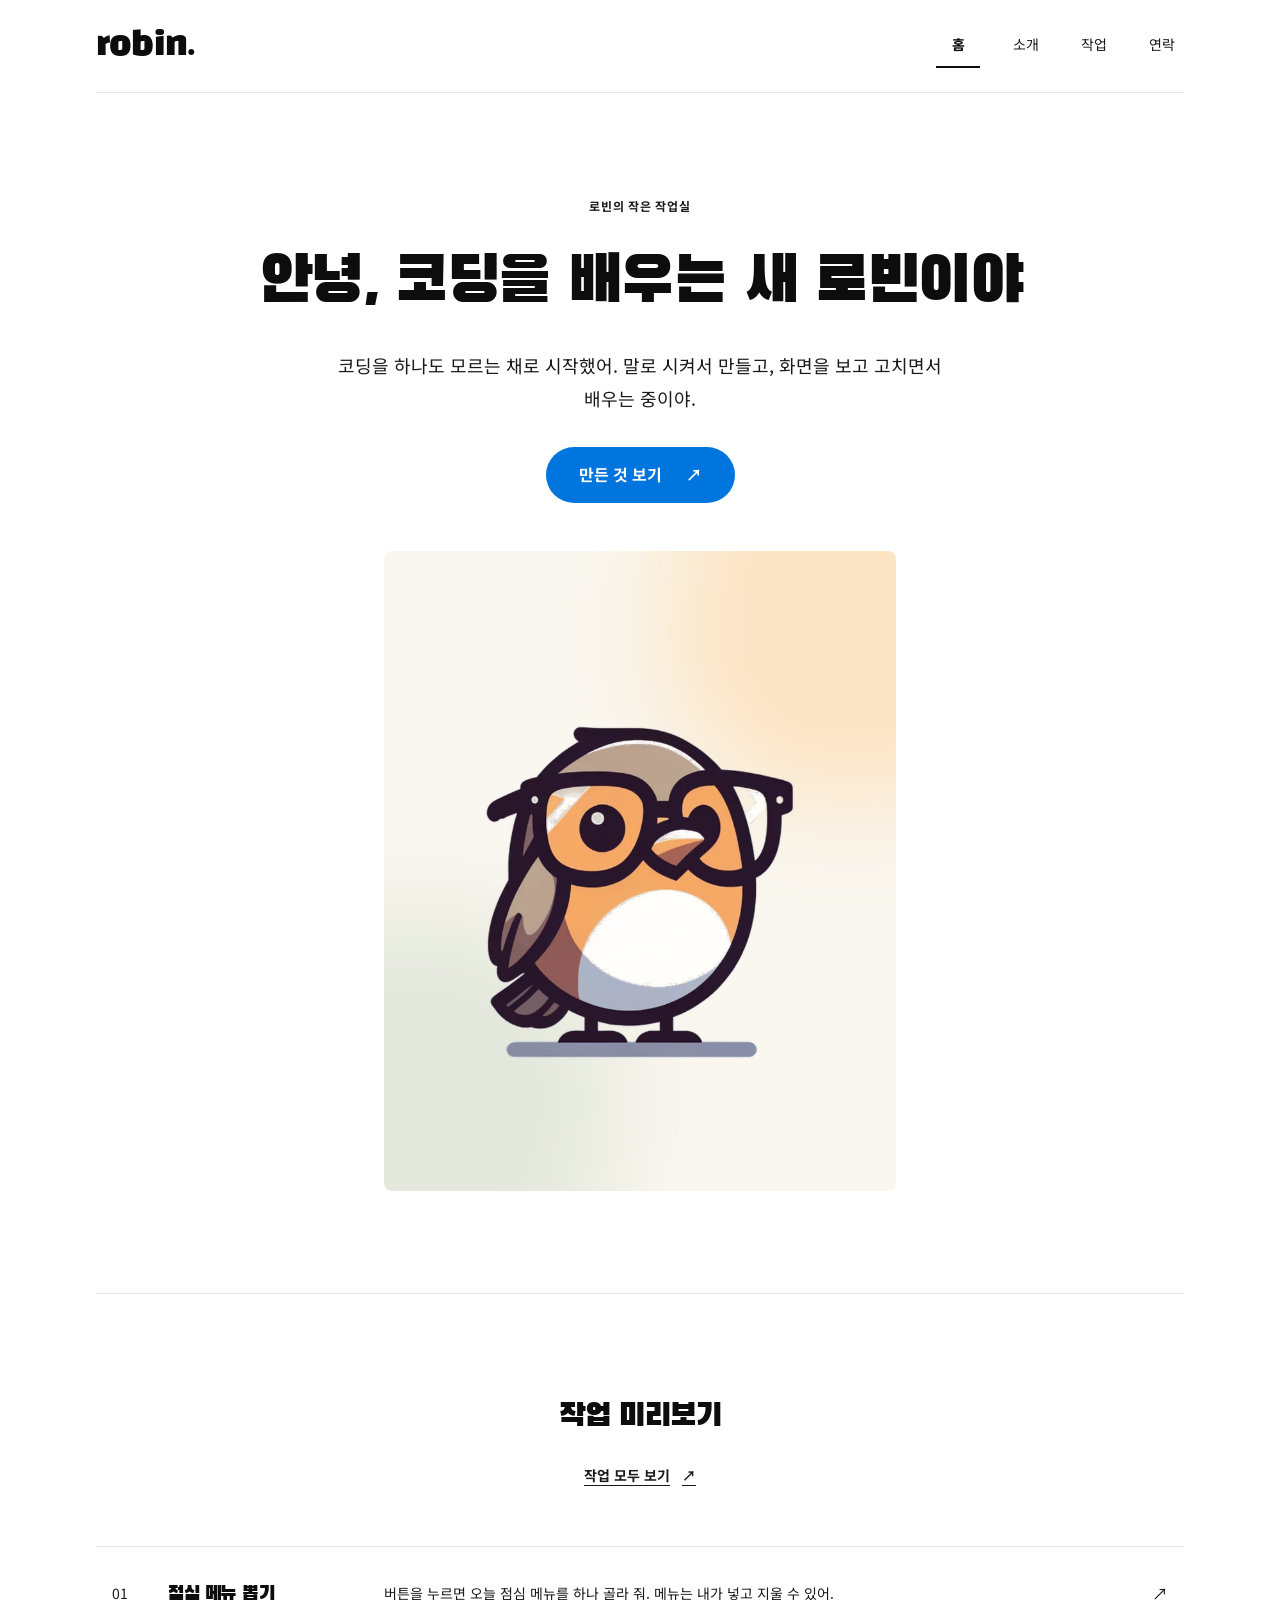
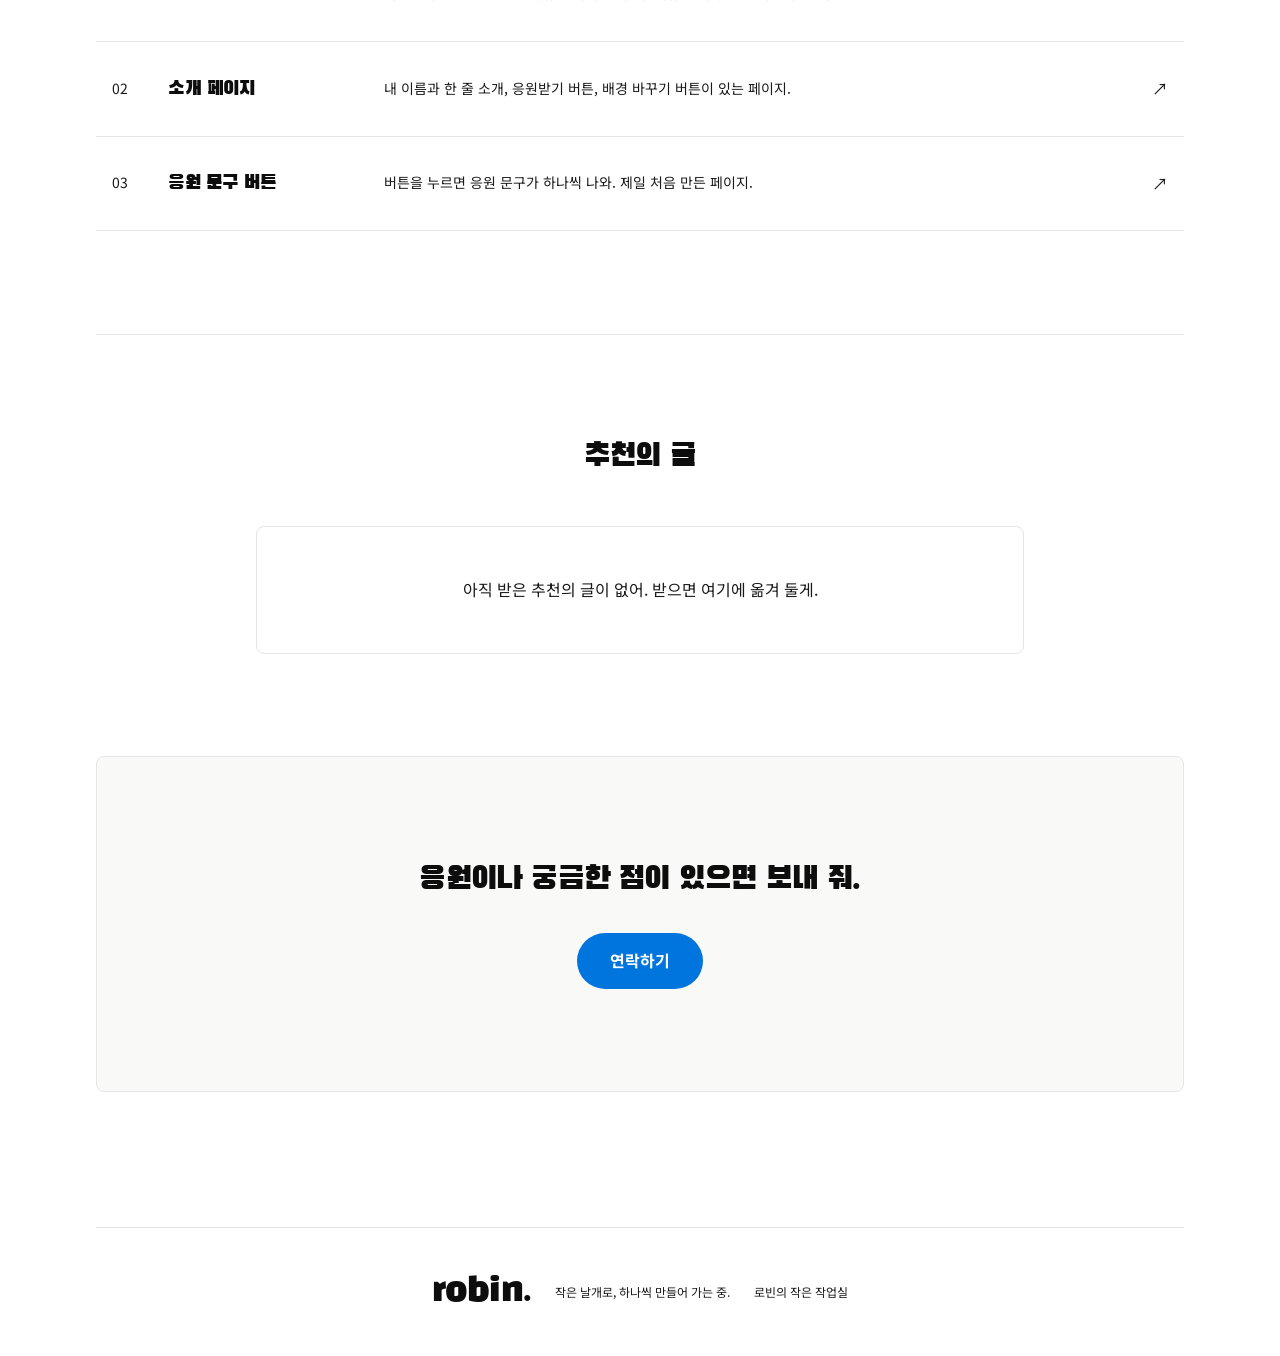
<file: index.html>
<!DOCTYPE html>
<html lang="ko">
<head>
  <meta charset="UTF-8">
  <meta name="viewport" content="width=device-width, initial-scale=1.0">
  <meta name="description" content="코딩을 하나도 모르는 채로 시작했어. 말로 시켜서 만들고, 화면을 보고 고치면서 배우는 중이야.">
  <title>안녕, 코딩을 배우는 새 로빈이야 · 로빈의 작은 작업실</title>
  <link rel="icon" href="favicon.svg" type="image/svg+xml">
  <meta property="og:type" content="website">
  <meta property="og:locale" content="ko_KR">
  <meta property="og:site_name" content="로빈의 작은 작업실">
  <meta property="og:title" content="안녕, 코딩을 배우는 새 로빈이야 · 로빈의 작은 작업실">
  <meta property="og:description" content="코딩을 하나도 모르는 채로 시작했어. 말로 시켜서 만들고, 화면을 보고 고치면서 배우는 중이야.">
  <meta property="og:url" content="https://c10-spike.robintech.cloud/">
  <meta property="og:image" content="https://c10-spike.robintech.cloud/photo/profile.jpg">
  <meta name="twitter:card" content="summary_large_image">
  <meta name="twitter:title" content="안녕, 코딩을 배우는 새 로빈이야 · 로빈의 작은 작업실">
  <meta name="twitter:description" content="코딩을 하나도 모르는 채로 시작했어. 말로 시켜서 만들고, 화면을 보고 고치면서 배우는 중이야.">
  <meta name="twitter:image" content="https://c10-spike.robintech.cloud/photo/profile.jpg">
  <link rel="stylesheet" href="style.css">
  <script src="motion.js" defer></script>
</head>
<body>
  <a class="skip-link" href="#main">본문으로 건너뛰기</a>
  <header class="site-header wrap"><a class="brand" href="index.html" aria-label="로빈 홈">robin<span aria-hidden="true">.</span></a><nav aria-label="주 메뉴"><a href="index.html" aria-current="page">홈</a><a href="about.html">소개</a><a href="work.html">작업</a><a href="contact.html">연락</a></nav></header>
  <main id="main" class="wrap" tabindex="-1">
    <section class="hero">
      <div>
        <p class="eyebrow">로빈의 작은 작업실</p>
        <h1>안녕, 코딩을 배우는 새 로빈이야</h1>
        <p class="lead">코딩을 하나도 모르는 채로 시작했어. 말로 시켜서 만들고, 화면을 보고 고치면서 배우는 중이야.</p>
        <a class="button" href="work.html">만든 것 보기 <span aria-hidden="true">↗</span></a>
      </div>
      <img class="wrap" src="photo/profile.jpg" alt="로빈의 프로필 사진" width="1600" decoding="async">
    </section>
    <section class="section" aria-labelledby="preview-title">
      <div class="section-heading"><h2 id="preview-title">작업 미리보기</h2><a class="text-link" href="work.html">작업 모두 보기 <span aria-hidden="true">↗</span></a></div>
      <div class="preview-list">
        <a class="preview" href="work.html#lunch"><span class="number">01</span><h3>점심 메뉴 뽑기</h3><p>버튼을 누르면 오늘 점심 메뉴를 하나 골라 줘. 메뉴는 내가 넣고 지울 수 있어.</p><span aria-hidden="true">↗</span></a>
        <a class="preview" href="work.html#profile"><span class="number">02</span><h3>소개 페이지</h3><p>내 이름과 한 줄 소개, 응원받기 버튼, 배경 바꾸기 버튼이 있는 페이지.</p><span aria-hidden="true">↗</span></a>
        <a class="preview" href="work.html#cheer"><span class="number">03</span><h3>응원 문구 버튼</h3><p>버튼을 누르면 응원 문구가 하나씩 나와. 제일 처음 만든 페이지.</p><span aria-hidden="true">↗</span></a>
      </div>
    </section>
    <section class="section" aria-labelledby="recommendation-title">
      <div class="section-heading"><h2 id="recommendation-title">추천의 글</h2></div>
      <div class="recommendation-panel"><p>아직 받은 추천의 글이 없어. 받으면 여기에 옮겨 둘게.</p></div>
    </section>
    <section class="contact-banner" aria-labelledby="contact-banner-title">
      <h2 id="contact-banner-title">응원이나 궁금한 점이 있으면 보내 줘.</h2>
      <a class="button" href="contact.html">연락하기</a>
    </section>
  </main>
  <footer class="site-footer wrap"><a class="brand" href="index.html">robin<span aria-hidden="true">.</span></a><p>작은 날개로, 하나씩 만들어 가는 중.</p><span class="footer-note">로빈의 작은 작업실</span></footer>
</body>
</html>
</file>
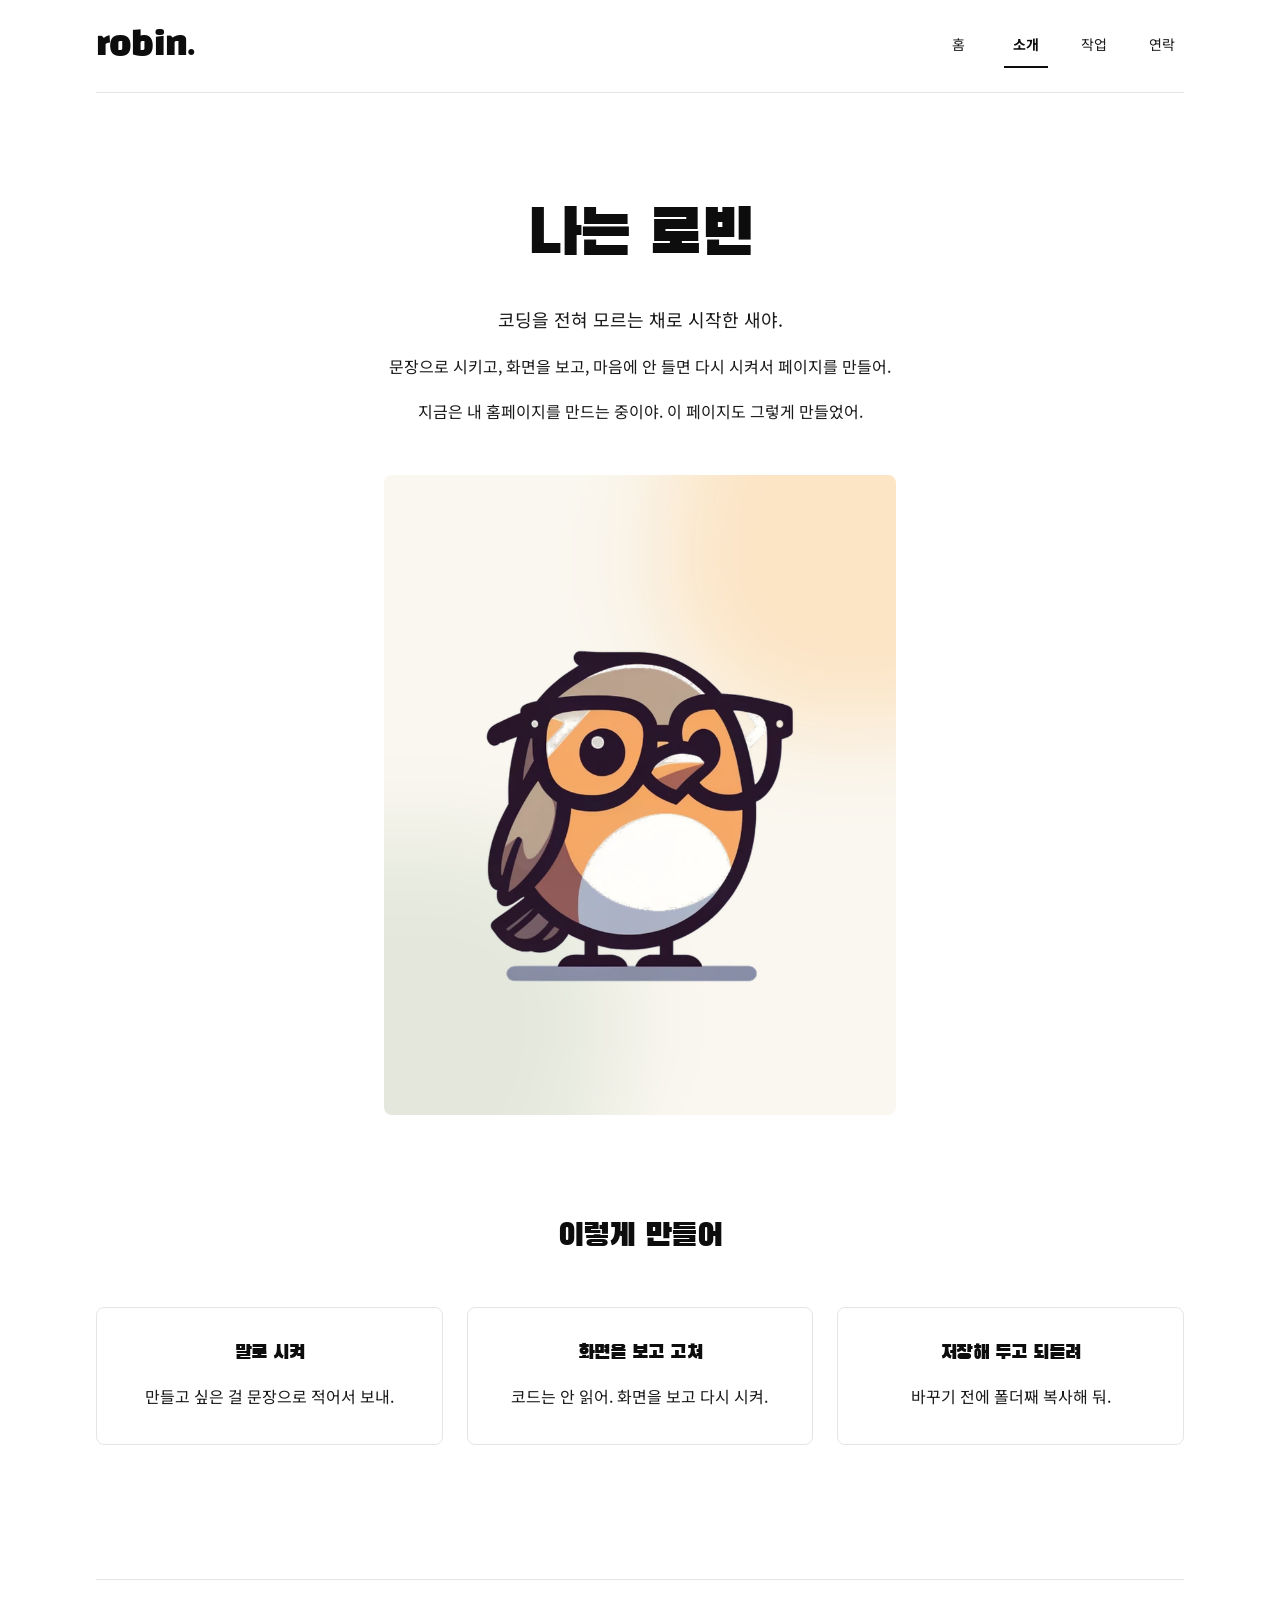
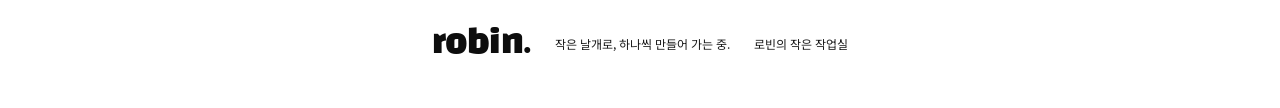
<file: about.html>
<!DOCTYPE html>
<html lang="ko">
<head>
  <meta charset="UTF-8">
  <meta name="viewport" content="width=device-width, initial-scale=1.0">
  <meta name="description" content="코딩을 전혀 모르는 채로 시작한 새야. 문장으로 시키고, 화면을 보고, 마음에 안 들면 다시 시켜서 페이지를 만들어.">
  <title>나는 로빈 · 로빈의 작은 작업실</title>
  <link rel="icon" href="favicon.svg" type="image/svg+xml">
  <meta property="og:type" content="website">
  <meta property="og:locale" content="ko_KR">
  <meta property="og:site_name" content="로빈의 작은 작업실">
  <meta property="og:title" content="나는 로빈 · 로빈의 작은 작업실">
  <meta property="og:description" content="코딩을 전혀 모르는 채로 시작한 새야. 문장으로 시키고, 화면을 보고, 마음에 안 들면 다시 시켜서 페이지를 만들어.">
  <meta property="og:url" content="https://c10-spike.robintech.cloud/about.html">
  <meta property="og:image" content="https://c10-spike.robintech.cloud/photo/profile.jpg">
  <meta name="twitter:card" content="summary_large_image">
  <meta name="twitter:title" content="나는 로빈 · 로빈의 작은 작업실">
  <meta name="twitter:description" content="코딩을 전혀 모르는 채로 시작한 새야. 문장으로 시키고, 화면을 보고, 마음에 안 들면 다시 시켜서 페이지를 만들어.">
  <meta name="twitter:image" content="https://c10-spike.robintech.cloud/photo/profile.jpg">
  <link rel="stylesheet" href="style.css">
  <script src="motion.js" defer></script>
</head>
<body>
  <a class="skip-link" href="#main">본문으로 건너뛰기</a>
  <header class="site-header wrap"><a class="brand" href="index.html" aria-label="로빈 홈">robin<span aria-hidden="true">.</span></a><nav aria-label="주 메뉴"><a href="index.html">홈</a><a href="about.html" aria-current="page">소개</a><a href="work.html">작업</a><a href="contact.html">연락</a></nav></header>
  <main id="main" class="wrap" tabindex="-1">
    <section class="hero">
      <div>
        <h1>나는 로빈</h1>
        <p class="lead">코딩을 전혀 모르는 채로 시작한 새야.</p>
        <p>문장으로 시키고, 화면을 보고, 마음에 안 들면 다시 시켜서 페이지를 만들어.</p>
        <p>지금은 내 홈페이지를 만드는 중이야. 이 페이지도 그렇게 만들었어.</p>
      </div>
      <img class="wrap" src="photo/profile.jpg" alt="로빈의 프로필 사진" width="1600" decoding="async">
    </section>
    <section class="about-intro" aria-labelledby="about-intro-title">
      <header class="section-heading">
        <h2 id="about-intro-title">이렇게 만들어</h2>
      </header>
      <div class="about-grid">
        <div class="about-card">
          <h3>말로 시켜</h3>
          <p>만들고 싶은 걸 문장으로 적어서 보내.</p>
        </div>
        <div class="about-card">
          <h3>화면을 보고 고쳐</h3>
          <p>코드는 안 읽어. 화면을 보고 다시 시켜.</p>
        </div>
        <div class="about-card">
          <h3>저장해 두고 되돌려</h3>
          <p>바꾸기 전에 폴더째 복사해 둬.</p>
        </div>
      </div>
    </section>
  </main>
  <footer class="site-footer wrap"><a class="brand" href="index.html">robin<span aria-hidden="true">.</span></a><p>작은 날개로, 하나씩 만들어 가는 중.</p><span class="footer-note">로빈의 작은 작업실</span></footer>
</body>
</html>
</file>
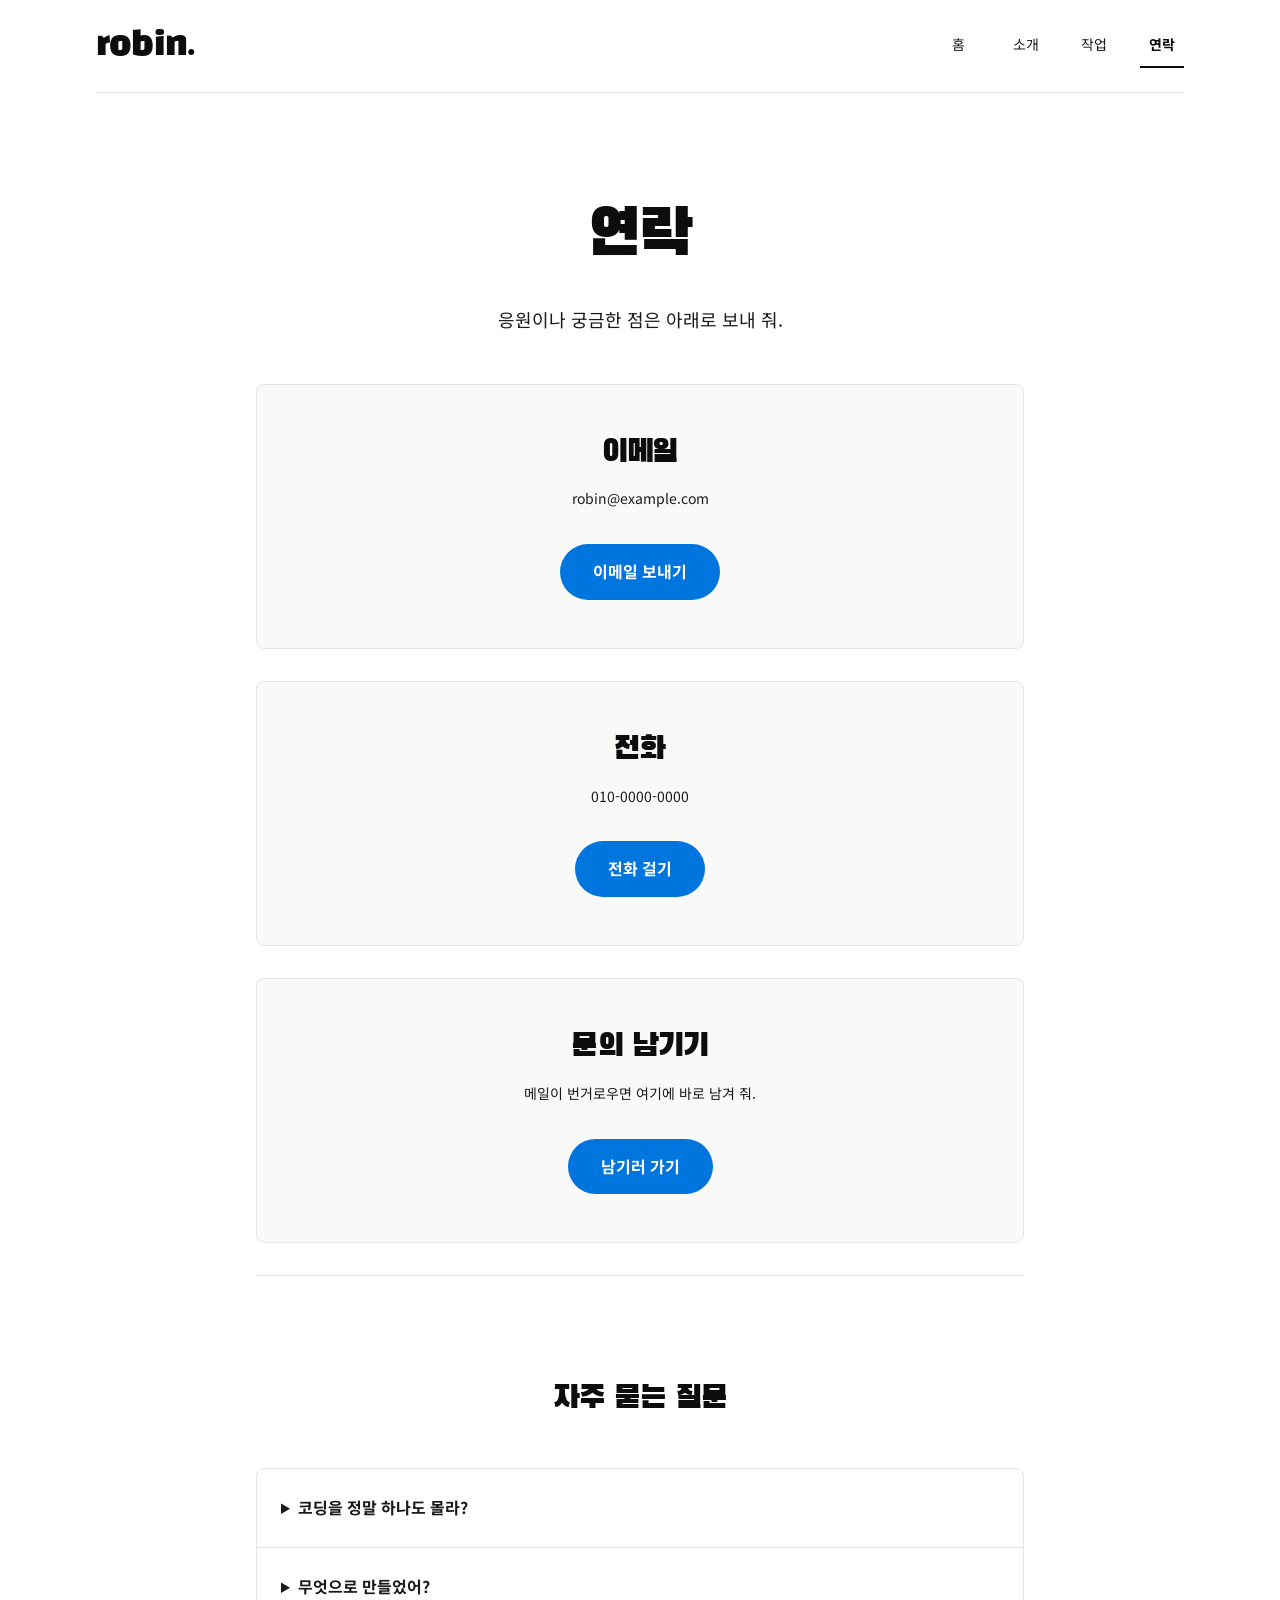
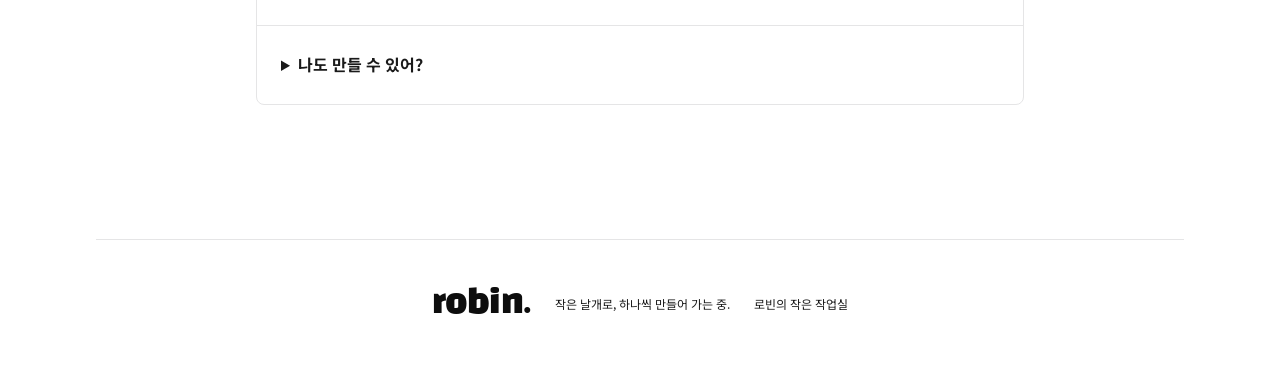
<file: contact.html>
<!DOCTYPE html>
<html lang="ko">
<head>
  <meta charset="UTF-8">
  <meta name="viewport" content="width=device-width, initial-scale=1.0">
  <meta name="description" content="응원이나 궁금한 점은 아래로 보내 줘.">
  <title>연락 · 로빈의 작은 작업실</title>
  <link rel="icon" href="favicon.svg" type="image/svg+xml">
  <meta property="og:type" content="website">
  <meta property="og:locale" content="ko_KR">
  <meta property="og:site_name" content="로빈의 작은 작업실">
  <meta property="og:title" content="연락 · 로빈의 작은 작업실">
  <meta property="og:description" content="응원이나 궁금한 점은 아래로 보내 줘.">
  <meta property="og:url" content="https://c10-spike.robintech.cloud/contact.html">
  <meta property="og:image" content="https://c10-spike.robintech.cloud/photo/profile.jpg">
  <meta name="twitter:card" content="summary_large_image">
  <meta name="twitter:title" content="연락 · 로빈의 작은 작업실">
  <meta name="twitter:description" content="응원이나 궁금한 점은 아래로 보내 줘.">
  <meta name="twitter:image" content="https://c10-spike.robintech.cloud/photo/profile.jpg">
  <link rel="stylesheet" href="style.css">
  <script src="motion.js" defer></script>
</head>
<body>
  <a class="skip-link" href="#main">본문으로 건너뛰기</a>
  <header class="site-header wrap"><a class="brand" href="index.html" aria-label="로빈 홈">robin<span aria-hidden="true">.</span></a><nav aria-label="주 메뉴"><a href="index.html">홈</a><a href="about.html">소개</a><a href="work.html">작업</a><a href="contact.html" aria-current="page">연락</a></nav></header>
  <main id="main" class="wrap" tabindex="-1">
    <section class="page-heading contact-heading">
      <h1>연락</h1>
      <p class="lead">응원이나 궁금한 점은 아래로 보내 줘.</p>
    </section>
    <section class="contact-panel" aria-labelledby="email-title">
      <div><h2 id="email-title">이메일</h2><p>robin@example.com</p></div>
      <a class="button" href="mailto:robin@example.com">이메일 보내기</a>
    </section>
    <section class="contact-panel" aria-labelledby="phone-title">
      <div><h2 id="phone-title">전화</h2><p>010-0000-0000</p></div>
      <a class="button" href="tel:01000000000">전화 걸기</a>
    </section>
    <section class="contact-panel" aria-labelledby="inquiry-title">
      <div><h2 id="inquiry-title">문의 남기기</h2><p>메일이 번거로우면 여기에 바로 남겨 줘.</p></div>
      <a class="button" href="https://forms.gle/5cws8dkXTQj2XALW7" target="_blank" rel="noopener noreferrer">남기러 가기</a>
    </section>
    <section class="section faq" aria-labelledby="faq-title">
      <div class="section-heading"><h2 id="faq-title">자주 묻는 질문</h2></div>
      <div class="faq-list">
        <details>
          <summary>코딩을 정말 하나도 몰라?</summary>
          <p>응. 코드는 읽지 않고, 말로 시켜서 만들어.</p>
        </details>
        <details>
          <summary>무엇으로 만들었어?</summary>
          <p>ChatGPT 앱의 Codex 에게 말로 시켜서 만들었어.</p>
        </details>
        <details>
          <summary>나도 만들 수 있어?</summary>
          <p>응. 만드는 과정을 영상으로 하나씩 올리고 있어.</p>
        </details>
      </div>
    </section>
  </main>
  <footer class="site-footer wrap"><a class="brand" href="index.html">robin<span aria-hidden="true">.</span></a><p>작은 날개로, 하나씩 만들어 가는 중.</p><span class="footer-note">로빈의 작은 작업실</span></footer>
</body>
</html>
</file>
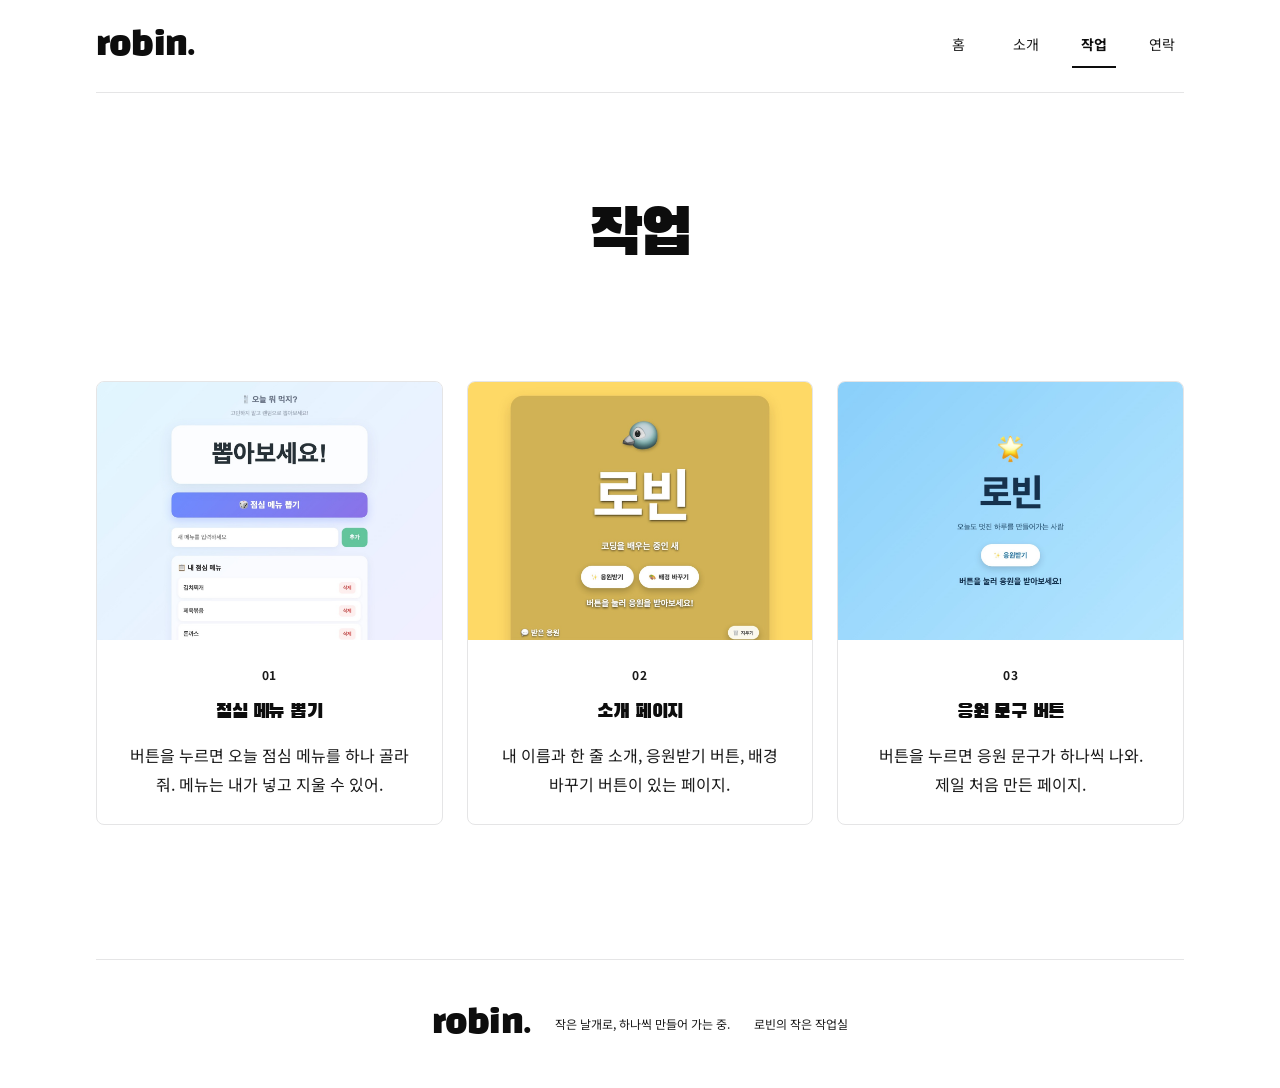
<file: work.html>
<!DOCTYPE html>
<html lang="ko">
<head>
  <meta charset="UTF-8">
  <meta name="viewport" content="width=device-width, initial-scale=1.0">
  <meta name="description" content="버튼을 누르면 오늘 점심 메뉴를 하나 골라 줘. 메뉴는 내가 넣고 지울 수 있어.">
  <title>작업 · 로빈의 작은 작업실</title>
  <link rel="icon" href="favicon.svg" type="image/svg+xml">
  <meta property="og:type" content="website">
  <meta property="og:locale" content="ko_KR">
  <meta property="og:site_name" content="로빈의 작은 작업실">
  <meta property="og:title" content="작업 · 로빈의 작은 작업실">
  <meta property="og:description" content="버튼을 누르면 오늘 점심 메뉴를 하나 골라 줘. 메뉴는 내가 넣고 지울 수 있어.">
  <meta property="og:url" content="https://c10-spike.robintech.cloud/work.html">
  <meta property="og:image" content="https://c10-spike.robintech.cloud/photo/profile.jpg">
  <meta name="twitter:card" content="summary_large_image">
  <meta name="twitter:title" content="작업 · 로빈의 작은 작업실">
  <meta name="twitter:description" content="버튼을 누르면 오늘 점심 메뉴를 하나 골라 줘. 메뉴는 내가 넣고 지울 수 있어.">
  <meta name="twitter:image" content="https://c10-spike.robintech.cloud/photo/profile.jpg">
  <link rel="stylesheet" href="style.css">
  <script src="motion.js" defer></script>
</head>
<body>
  <a class="skip-link" href="#main">본문으로 건너뛰기</a>
  <header class="site-header wrap"><a class="brand" href="index.html" aria-label="로빈 홈">robin<span aria-hidden="true">.</span></a><nav aria-label="주 메뉴"><a href="index.html">홈</a><a href="about.html">소개</a><a href="work.html" aria-current="page">작업</a><a href="contact.html">연락</a></nav></header>
  <main id="main" class="wrap" tabindex="-1">
    <header class="page-heading"><h1>작업</h1></header>
    <div class="project-grid">
      <section class="project" id="lunch" aria-labelledby="lunch-title">
        <img src="photo/work1.jpg" alt="점심 메뉴 뽑기 작업 사진" width="1600" loading="lazy" decoding="async">
        <div class="project-copy">
          <p class="eyebrow">01</p>
          <h2 id="lunch-title">점심 메뉴 뽑기</h2>
          <p>버튼을 누르면 오늘 점심 메뉴를 하나 골라 줘. 메뉴는 내가 넣고 지울 수 있어.</p>
        </div>
      </section>
      <section class="project" id="profile" aria-labelledby="profile-title">
        <img src="photo/work2.jpg" alt="소개 페이지 작업 사진" width="1600" loading="lazy" decoding="async">
        <div class="project-copy">
          <p class="eyebrow">02</p>
          <h2 id="profile-title">소개 페이지</h2>
          <p>내 이름과 한 줄 소개, 응원받기 버튼, 배경 바꾸기 버튼이 있는 페이지.</p>
        </div>
      </section>
      <section class="project" id="cheer" aria-labelledby="cheer-title">
        <img src="photo/work3.jpg" alt="응원 문구 버튼 작업 사진" width="1600" loading="lazy" decoding="async">
        <div class="project-copy">
          <p class="eyebrow">03</p>
          <h2 id="cheer-title">응원 문구 버튼</h2>
          <p>버튼을 누르면 응원 문구가 하나씩 나와. 제일 처음 만든 페이지.</p>
        </div>
      </section>
    </div>
  </main>
  <footer class="site-footer wrap"><a class="brand" href="index.html">robin<span aria-hidden="true">.</span></a><p>작은 날개로, 하나씩 만들어 가는 중.</p><span class="footer-note">로빈의 작은 작업실</span></footer>
</body>
</html>
</file>
<file: style.css>
@import url('https://fonts.googleapis.com/css2?family=Black+Han+Sans&family=Noto+Sans+KR:wght@400;700&display=swap');

/* 색 · 글꼴 · 크기 · 여백은 여기에서 한 번에 조절합니다. */
:root {
  --paper: #FFFFFF;
  --heading: #0D0D0D;
  --ink: #1A1A1A;
  --button-ink: #FFFFFF;
  --accent: #0075DE;
  --surface: #F9F9F8;
  --line: #E5E5E6;
  --clear: transparent;
  --font: "Noto Sans KR", sans-serif;
  --font-display: "Black Han Sans", "Noto Sans KR", sans-serif;
  --text-xs: .75rem;
  --text-sm: .875rem;
  --text-base: 1rem;
  --text-lead: 1.125rem;
  --text-h1: clamp(2.5rem, 6vw, 4rem);
  --text-h2: clamp(1.5rem, 3vw, 2rem);
  --text-h3: 1.25rem;
  --text-brand: 2rem;
  --weight-normal: 400;
  --weight-bold: 700;
  --leading: 1.85;
  --leading-heading: 1.3;
  --leading-brand: 1;
  --tracking-tight: -.025em;
  --tracking-label: .06em;
  --s0: 0;
  --s1: .25rem;
  --s2: .5rem;
  --s3: .75rem;
  --s4: 1rem;
  --s5: 1.5rem;
  --s6: 2rem;
  --s7: 3rem;
  --s8: 4rem;
  --gutter: clamp(1.25rem, 5vw, 4rem);
  --section-space: clamp(3rem, 8vw, 7rem);
  --content-width: 68rem;
  --heading-width: 52rem;
  --reading-width: 40rem;
  --portrait-width: 32rem;
  --panel-width: 48rem;
  --preview-number-width: 2rem;
  --preview-title-width: 12rem;
  --touch-size: 2.75rem;
  --button-height: 3rem;
  --radius-box: .5rem;
  --radius-pill: 999px;
  --line-width: 1px;
  --active-line-width: 2px;
  --focus-width: 3px;
  --focus-offset: .25rem;
  --underline-offset: .3em;
  --project-image-ratio: 4 / 3;
  --reveal-distance: 1rem;
  --reveal-duration: .5s;
  --reveal-easing: ease-out;
}

* { box-sizing: border-box; }
body {
  margin: var(--s0);
  min-height: 100vh;
  display: flex;
  flex-direction: column;
  background: var(--paper);
  color: var(--ink);
  font-family: var(--font);
  font-size: var(--text-base);
  font-weight: var(--weight-normal);
  line-height: var(--leading);
}
a { color: inherit; text-decoration: none; }
a:focus-visible, summary:focus-visible { outline: var(--focus-width) solid var(--heading); outline-offset: var(--focus-offset); }
a:hover { text-decoration: underline; text-underline-offset: var(--underline-offset); }
::selection { background: var(--heading); color: var(--paper); }
h1, h2, h3, p { margin: var(--s0); }
h1, h2, h3 {
  color: var(--heading);
  font-family: var(--font-display);
  font-weight: var(--weight-normal);
  line-height: var(--leading-heading);
  letter-spacing: var(--tracking-tight);
  word-break: keep-all;
  overflow-wrap: anywhere;
  text-wrap: balance;
}
h1 { font-size: var(--text-h1); }
h2 { font-size: var(--text-h2); }
h3 { font-size: var(--text-h3); }
p { word-break: keep-all; overflow-wrap: anywhere; }
p + p { margin-top: var(--s4); }
img { display: block; max-width: 100%; height: auto; border-radius: var(--radius-box); }
.wrap { width: min(100% - var(--gutter) * 2, var(--content-width)); margin-inline: auto; }
.site-header { display: flex; align-items: center; justify-content: space-between; gap: var(--s4); padding-block: var(--s5); border-bottom: var(--line-width) solid var(--line); }
.brand { color: var(--heading); font-family: var(--font-display); font-size: var(--text-brand); font-weight: var(--weight-normal); letter-spacing: var(--tracking-tight); line-height: var(--leading-brand); }
.brand span, .accent { color: var(--heading); }
nav { display: flex; gap: var(--s5); }
nav a { display: grid; place-items: center; min-height: var(--touch-size); min-width: var(--touch-size); font-size: var(--text-sm); border-bottom: var(--active-line-width) solid var(--clear); }
nav a[aria-current="page"] { color: var(--heading); border-color: var(--heading); font-weight: var(--weight-bold); }
main { flex: 1; min-width: var(--s0); }
.hero { display: grid; justify-items: center; gap: var(--s7); padding-block: var(--section-space); text-align: center; }
.hero > div { width: 100%; max-width: var(--heading-width); }
.hero p { max-width: var(--reading-width); margin-inline: auto; }
.hero > img.wrap { width: min(100%, var(--portrait-width)); }
.eyebrow { font-size: var(--text-xs); font-weight: var(--weight-bold); letter-spacing: var(--tracking-label); margin-bottom: var(--s5); }
.lead { font-size: var(--text-lead); margin-top: var(--s5); }
.button {
  display: inline-flex;
  align-items: center;
  justify-content: center;
  gap: var(--s5);
  max-width: 100%;
  min-height: var(--button-height);
  padding: var(--s3) var(--s6);
  border: var(--line-width) solid var(--clear);
  border-radius: var(--radius-pill);
  background: var(--accent);
  color: var(--button-ink);
  font-size: var(--text-base);
  font-weight: var(--weight-bold);
  text-align: center;
}
.button:hover { border-color: var(--button-ink); color: var(--button-ink); text-decoration: none; }
.button:active { background: var(--heading); color: var(--paper); }
.hero .button { margin-top: var(--s6); }
.text-link { display: inline-flex; align-items: center; justify-content: center; gap: var(--s3); min-height: var(--touch-size); font-size: var(--text-sm); font-weight: var(--weight-bold); text-decoration: underline; text-underline-offset: var(--underline-offset); }
.section { padding-block: var(--section-space); border-top: var(--line-width) solid var(--line); }
.section-heading { display: flex; flex-direction: column; align-items: center; gap: var(--s4); margin-bottom: var(--s7); text-align: center; }
.section-heading .eyebrow { margin-bottom: var(--s3); }
.preview { display: grid; grid-template-columns: var(--preview-number-width) var(--preview-title-width) minmax(0, 1fr) auto; align-items: center; gap: var(--s5); padding: var(--s6) var(--s4); border-top: var(--line-width) solid var(--line); }
.preview:last-child { border-bottom: var(--line-width) solid var(--line); }
.preview p, .number { font-size: var(--text-sm); }
.preview:hover { background: var(--surface); text-decoration: none; }
.preview:hover h3 { text-decoration: underline; text-underline-offset: var(--underline-offset); }
.site-footer { display: flex; flex-wrap: wrap; align-items: center; justify-content: center; gap: var(--s5); padding-block: var(--s7); margin-top: var(--s6); border-top: var(--line-width) solid var(--line); text-align: center; }
.site-footer p, .footer-note { font-size: var(--text-xs); }
.page-heading { padding-block: var(--section-space); text-align: center; }
.about-intro { padding-bottom: var(--section-space); }
.about-grid { display: grid; grid-template-columns: minmax(0, 1fr); gap: var(--s5); }
.about-card { min-width: var(--s0); padding: var(--s6) var(--s5); border: var(--line-width) solid var(--line); border-radius: var(--radius-box); text-align: center; }
.about-card h3 { margin-bottom: var(--s4); }
.project-grid { display: grid; grid-template-columns: minmax(0, 1fr); gap: var(--s5); padding-bottom: var(--section-space); }
.project { min-width: var(--s0); overflow: hidden; border: var(--line-width) solid var(--line); border-radius: var(--radius-box); scroll-margin-top: var(--s6); }
.project > img { width: 100%; aspect-ratio: var(--project-image-ratio); object-fit: cover; border-radius: var(--s0); }
.project-copy { min-width: var(--s0); padding: var(--s5); text-align: center; }
.project-copy h2 { font-size: var(--text-h3); margin-bottom: var(--s4); }
.project-copy .eyebrow { margin-bottom: var(--s3); }
.project-copy .text-link { margin-top: var(--s4); }
.muted { color: var(--ink); }
.contact-heading { padding-bottom: var(--s7); }
.contact-panel { display: flex; flex-direction: column; align-items: center; gap: var(--s6); max-width: var(--panel-width); padding: var(--s7); margin-inline: auto; margin-bottom: var(--s6); background: var(--surface); border: var(--line-width) solid var(--line); border-radius: var(--radius-box); text-align: center; }
.recommendation-panel { max-width: var(--panel-width); margin-inline: auto; padding: var(--s7) var(--s5); border: var(--line-width) solid var(--line); border-radius: var(--radius-box); text-align: center; }
.contact-banner { display: grid; justify-items: center; gap: var(--s6); padding: var(--section-space) var(--s5); margin-bottom: var(--section-space); background: var(--surface); border: var(--line-width) solid var(--line); border-radius: var(--radius-box); text-align: center; }
.contact-banner h2 { max-width: var(--reading-width); }
.faq { max-width: var(--panel-width); margin-inline: auto; }
.faq-list { border: var(--line-width) solid var(--line); border-radius: var(--radius-box); }
.faq details + details { border-top: var(--line-width) solid var(--line); }
.faq summary { min-height: var(--touch-size); padding: var(--s5); font-weight: var(--weight-bold); cursor: pointer; word-break: keep-all; overflow-wrap: anywhere; }
.faq summary:hover { text-decoration: underline; text-underline-offset: var(--underline-offset); }
.faq details p { padding: var(--s0) var(--s5) var(--s5); }
.contact-panel > div { max-width: 100%; }
.contact-panel .eyebrow { margin-bottom: var(--s3); }
.contact-panel p:last-child { margin-top: var(--s3); font-size: var(--text-sm); }
.skip-link { position: fixed; top: var(--s4); left: var(--s4); z-index: 10; padding: var(--s3) var(--s4); background: var(--heading); color: var(--paper); border-radius: var(--radius-box); transform: translateY(-200%); }
.skip-link:focus { transform: translateY(0); color: var(--paper); }

@keyframes section-reveal {
  from { opacity: 0; transform: translateY(var(--reveal-distance)); }
  to { opacity: 1; transform: translateY(0); }
}

@media (prefers-reduced-motion: no-preference) {
  .section-revealed {
    animation: section-reveal var(--reveal-duration) var(--reveal-easing) 1;
  }
  .section-revealed:focus-within { animation: none; }
}

@media (min-width: 761px) {
  .project-grid, .about-grid { grid-template-columns: repeat(3, minmax(0, 1fr)); }
}
@media (max-width: 760px) {
  .preview { grid-template-columns: var(--preview-number-width) minmax(0, 1fr) auto; gap: var(--s3); padding-inline: var(--s0); }
  .preview p { grid-column: 2; grid-row: 2; }
  .preview > span:last-child { grid-column: 3; grid-row: 1 / 3; }
  .site-footer { flex-direction: column; gap: var(--s4); }
  .contact-panel { padding: var(--s5); }
}
@media (max-width: 420px) {
  .site-header { flex-direction: column; gap: var(--s3); }
  nav { width: 100%; justify-content: space-between; gap: var(--s2); }
}
</file>
